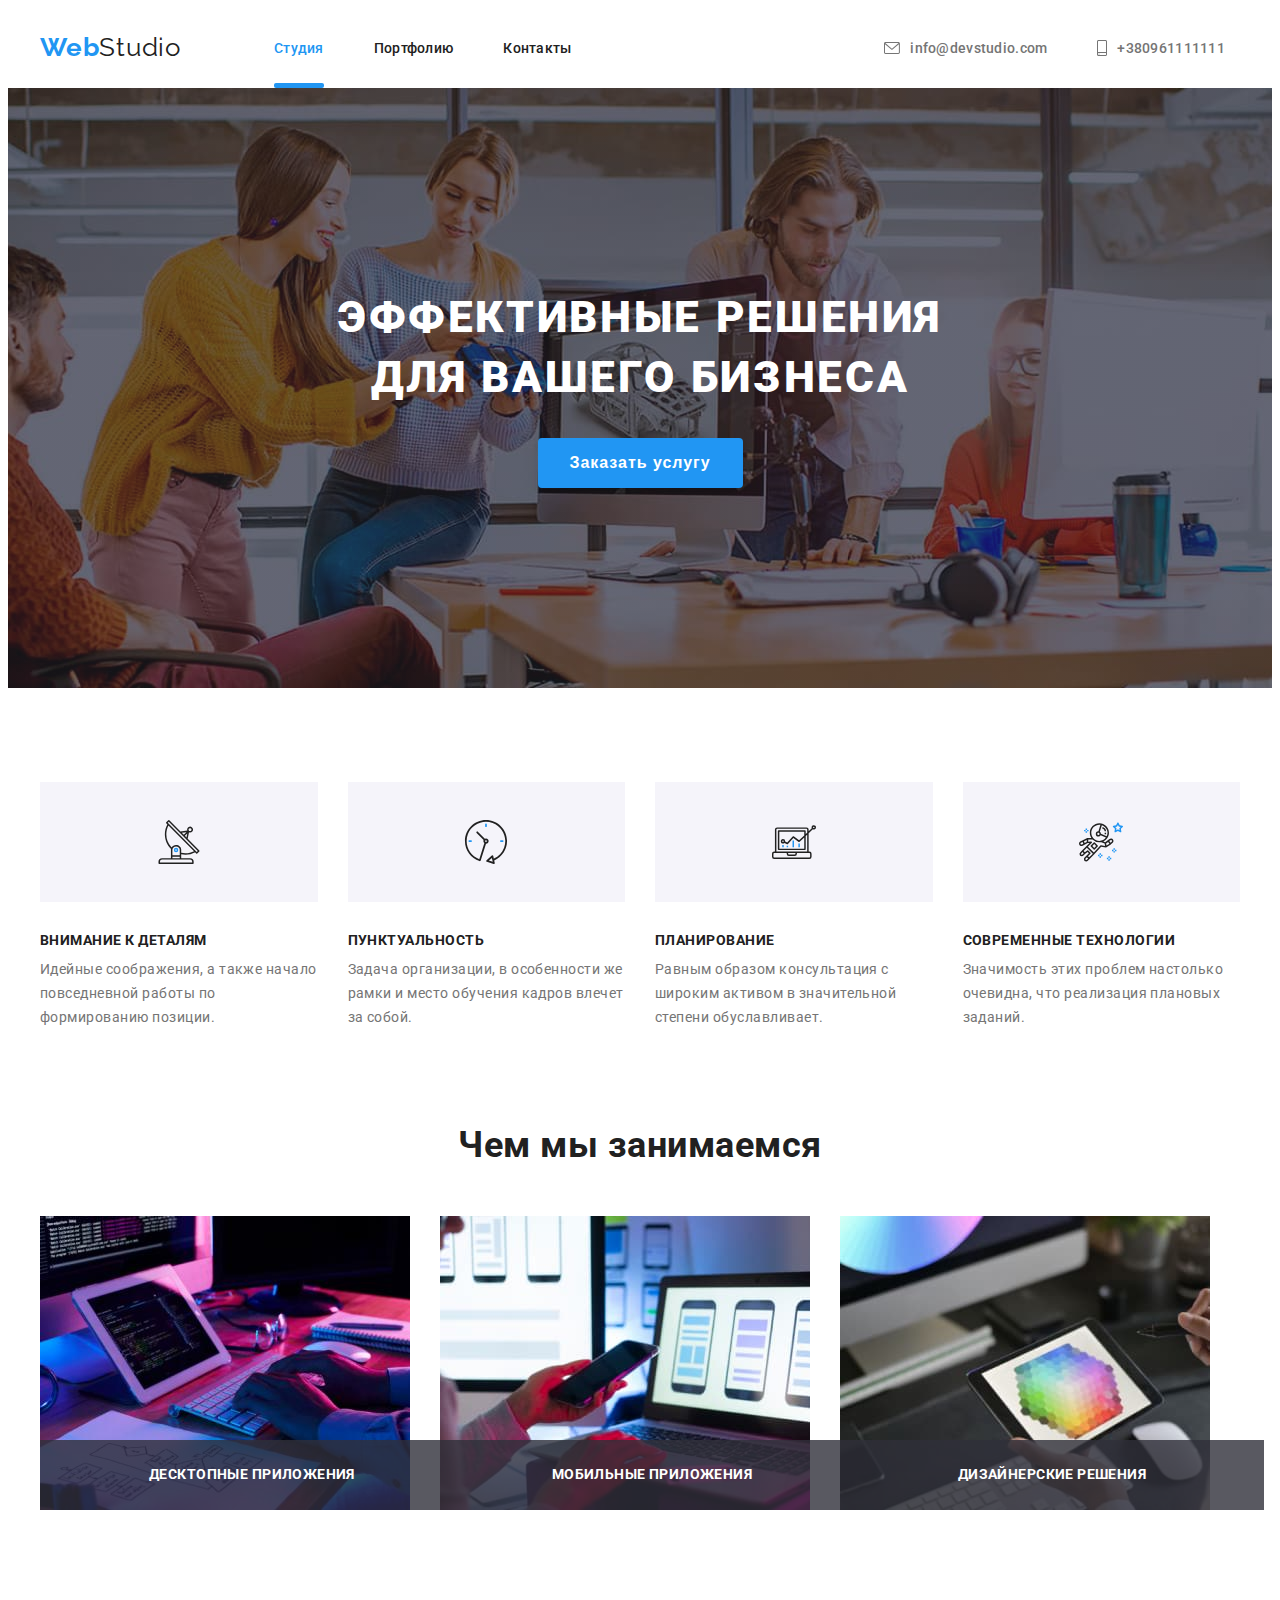
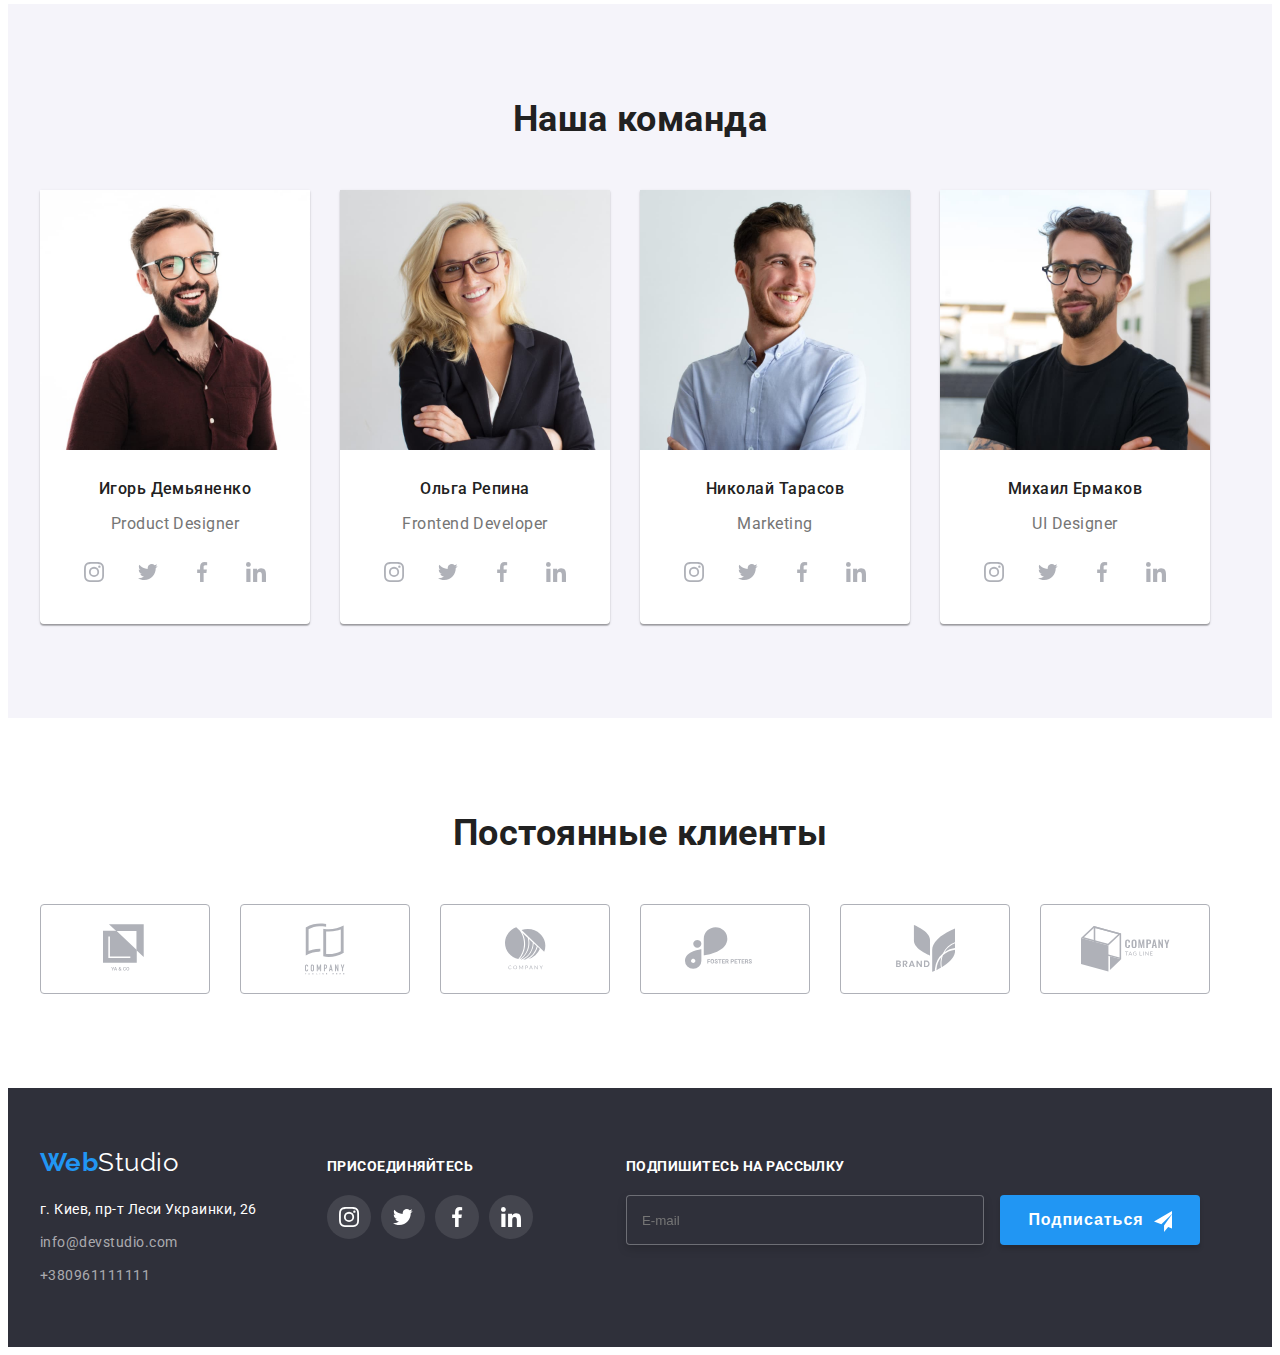
<file: index.html>
<!DOCTYPE html>
<html lang="ru">
  <head>
    <link href="https://fonts.googleapis.com/css2?family=Tangerine&display=swap" rel="stylesheet">
    <meta charset="UTF-8" />
    <meta name="viewport" content="width=device-width, initial-scale=1.0" />
    <title>Студия</title>
    <link rel="preconnect" href="https://fonts.gstatic.com">
    <link href="https://fonts.googleapis.com/css2?family=Raleway:wght@700&family=Roboto:wght@400;500;700;900&display=swap" rel="stylesheet">
    <link rel="stylesheet" href="https://cdnjs.cloudflare.com/ajax/libs/modern-normalize/1.0.0/modern-normalize.min.css" 
    integrity="sha512-ISS7cAi1PEhQ8jnbJpJZMd29NlhNj4AWYyLOSp2CE/CsHxTCu+r+t0D2yoJudVrd0/8fTVPUVDzY5Tvli75u/g==" crossorigin="anonymous" />
    <link rel="stylesheet" href="./css/common.css">
    <link rel="stylesheet" href="./css/main.css">

    
  </head>
  <body>
    <header class="page-header">
        <div class="container">
            <nav class="main-nav">
                <a href="./index.html" lang="en" class="logo"><span class="logo-color">Web</span>Studio</a>
                <ul class="site-nav">
                    <li class="item"><a class="link current" href="./index.html">Студия</a></li>
                    <li class="item"><a class="link" href="./portfolio.html">Портфолию</a></li> 
                    <li class="item"><a class="link" href="">Контакты</a></li>
                </ul>
            </nav>   
        
            <div class="container">            

                <ul class="contacts list">
                    <li class="item">
                        <a class="contacts-link" href="mailto:info@devstudio.com">
                            <svg class="contacts-icon" width="16" height="12">
                                <use href="./images/icons.svg#icon-envelope"></use>
                            </svg>
                            info@devstudio.com</a></li>


                    <li class="item">
                        <a class="contacts-link icon-mobile" href="tel:+380961111111">
                             <svg class="contacts-icon" width="10" height="16">
                                <use href="./images/icons.svg#icon-smartphone"></use>
                            </svg>
                            +380961111111</a></li>
                        
           

                
                    </ul>
            </div>
            </div>
    </header>
       




   


    <main>
    <!--Герой-->
    <section class="hero">
        <h1 class="hero-title">Эффективные решения <br/> для вашего бизнеса</h1>
        <button data-modal-open class="button">Заказать услугу</button>
    </section>

    
    <!--Особенности-->
    <section class="feature">
        <div class="container">
        <h2 class="visually-hidden">Особенности</h2>
        <ul class="feature-items">
            
            
            <li class="item icon-antena">
                <div class="thumb">
                <svg class="nav-icon" width="70" height="70">
                    <use href="./images/icons.svg#icon-antenna-1"></use>
                </svg></div>
                <h3 class="title">Внимание к деталям</h3>
                <p class="title-text">Идейные соображения, а также начало повседневной работы по формированию позиции.</p>
            </li>
        
            <li class="item icon-clock">
                <div class="thumb">
                <svg class="nav-icon" width="70" height="70">
                    <use href="./images/icons.svg#icon-clock-1"></use>
                </svg></div>
                <h3 class="title">Пунктуальность</h3>
                <p class="title-text">Задача организации, в особенности же рамки и место обучения кадров влечет за собой.</p>
            </li>
            <li class="item icon-diagram">
                <div class="thumb">
                <svg class="nav-icon" width="70" height="70">
                    <use href="./images/icons.svg#icon-diagram-1"></use>
                </svg></div>
                <h3 class="title">Планирование</h3>
                <p class="title-text">Равным образом консультация с широким активом в значительной степени обуславливает.</p>
            </li>
            <li class="item icon-astronaut">
                <div class="thumb">
                <svg class="nav-icon" width="70" height="70">
                    <use href="./images/icons.svg#icon-astronaut-1"></use>
                </svg></div>
                <h3 class="title">Современные технологии</h3>
                <p class="title-text">Значимость этих проблем настолько очевидна, что реализация плановых заданий.</p>
            </li>
        </ul>
    </div>
    </section>
    <!--Чем мы занимаемся-->
    <section class="work">
        <h2 class="work-title">Чем мы занимаемся</h2>
      <div class="container">  
        <ul class="work-items list">
         <li class="item">
             <div class="thumb">
          <img src="images/1.jpg" alt="1" width="370">
          <p class="text">Десктопные приложения</p>
        </div>

        </li>
        <li class="item">
            <div class="thumb">
          <img src="images/2.jpg" alt="2" width="370">
          <p class="text">Мобильные приложения</p></div>
        </li>
        <li class="item">
            <div class="thumb">
          <img src="images/3.jpg" alt="3" width="370">
          <p class="text">Дизайнерские решения</p></div>
        </li>
      </ul>
    </div>
    
    </section>
      <!--Наша команда-->
    <section class="comand">
        <h2 class="comand-title">Наша команда</h2>
    <div class="container">
        <ul class="comand-group list">
            <li class="item">
                <img src="images/igor.jpg" alt="Игорь Демьяненко" width="270">
                <h3 class="comand-name">Игорь Демьяненко</h3>
                <p lang="en" class="comand-profesion">Product Designer</p>
                <ul class="nav">
                    <li class="nav-item"> 
                        <a href="" class="nav-link">
                            <svg class="nav-icon" width="20" height="20">
                                <use href="./images/icons.svg#icon-instagram"></use>
                            </svg>
                        </a>
                    </li>
                    <li class="nav-item">
                        <a href="" class="nav-link"><svg class="nav-icon" width="20" height="20">
                            <use href="./images/icons.svg#icon-twitter"></use>
                        </svg></a>
                    </li>
                    <li class="nav-item">
                        <a href="" class="nav-link"><svg class="nav-icon" width="20" height="20">
                            <use href="./images/icons.svg#icon-facebook"></use>
                        </svg></a>
                    </li>
                    <li class="nav-item">
                        <a href="" class="nav-link"><svg class="nav-icon" width="20" height="20">
                            <use href="./images/icons.svg#icon-linkedin"></use>
                        </svg></a>
                    </li>
                </ul>
            </li>
            <li class="item">
                <img src="images/olga.jpg" alt="Ольга Репина" width="270">
                <h3 class="comand-name">Ольга Репина</h3>
                <p lang="en" class="comand-profesion">Frontend Developer</p>
                <ul class="nav">
                    <li class="nav-item"> 
                        <a href="" class="nav-link">
                            <svg class="nav-icon" width="20" height="20">
                                <use href="./images/icons.svg#icon-instagram"></use>
                            </svg>
                        </a>
                    </li>
                    <li class="nav-item">
                        <a href="" class="nav-link"><svg class="nav-icon" width="20" height="20">
                            <use href="./images/icons.svg#icon-twitter"></use>
                        </svg></a>
                    </li>
                    <li class="nav-item">
                        <a href="" class="nav-link"><svg class="nav-icon" width="20" height="20">
                            <use href="./images/icons.svg#icon-facebook"></use>
                        </svg></a>
                    </li>
                    <li class="nav-item">
                        <a href="" class="nav-link"><svg class="nav-icon" width="20" height="20">
                            <use href="./images/icons.svg#icon-linkedin"></use>
                        </svg></a>
                    </li>
                </ul>
              
            </li>
            <li class="item">
                <img src="images/nicolay.jpg" alt="Николай Тарасов" width="270">
                <h3 class="comand-name">Николай Тарасов</h3>
                <p lang="en" class="comand-profesion">Marketing</p>
                <ul class="nav">
                    <li class="nav-item"> 
                        <a href="" class="nav-link">
                            <svg class="nav-icon" width="20" height="20">
                                <use href="./images/icons.svg#icon-instagram"></use>
                            </svg>
                        </a>
                    </li>
                    <li class="nav-item">
                        <a href="" class="nav-link"><svg class="nav-icon" width="20" height="20">
                            <use href="./images/icons.svg#icon-twitter"></use>
                        </svg></a>
                    </li>
                    <li class="nav-item">
                        <a href="" class="nav-link"><svg class="nav-icon" width="20" height="20">
                            <use href="./images/icons.svg#icon-facebook"></use>
                        </svg></a>
                    </li>
                    <li class="nav-item">
                        <a href="" class="nav-link"><svg class="nav-icon" width="20" height="20">
                            <use href="./images/icons.svg#icon-linkedin"></use>
                        </svg></a>
                    </li>
                </ul>
            </li>
            <li class="item">
                <img src="images/michail.jpg" alt="Михаил Ермаков" width="270">
                <h3 class="comand-name">Михаил Ермаков</h3>
                <p lang="en" class="comand-profesion">UI Designer</p>
                <ul class="nav">
                    <li class="nav-item"> 
                        <a href="" class="nav-link">
                            <svg class="nav-icon" width="20" height="20">
                                <use href="./images/icons.svg#icon-instagram"></use>
                            </svg>
                        </a>
                    </li>
                    <li class="nav-item">
                        <a href="" class="nav-link"><svg class="nav-icon" width="20" height="20">
                            <use href="./images/icons.svg#icon-twitter"></use>
                        </svg></a>
                    </li>
                    <li class="nav-item">
                        <a href="" class="nav-link"><svg class="nav-icon" width="20" height="20">
                            <use href="./images/icons.svg#icon-facebook"></use>
                        </svg></a>
                    </li>
                    <li class="nav-item">
                        <a href="" class="nav-link"><svg class="nav-icon" width="20" height="20">
                            <use href="./images/icons.svg#icon-linkedin"></use>
                        </svg></a>
                    </li>
                </ul>
            </li>
        </ul>
    </div>
  
   </section>

   <!--Наши клиенты-->
   <section class="clients">
       <h2 class="clients-title">Постоянные клиенты</h2>
       <div class="container">
           <ul class="clients-group list">
               <li class="item">
                  
                <a href="" class="clients-link">
                    <svg class="clients-icon" width="45" height="50">
                        <use href="./images/icons.svg#icon-logo-1"></use>
                    </svg>
                </a>
            
               </li>
               <li class="item">
                <a href="" class="clients-link" >
                    <svg class="clients-icon" width="40" height="52" >
                        <use href="./images/icons.svg#icon-logo-2"></use>
                    </svg>
                </a>
               </li>
               <li class="item" >
                <a href="" class="clients-link">
                    <svg class="clients-icon" width="41" height="43" >
                        <use href="./images/icons.svg#icon-logo-3"></use>
                    </svg>
                </a>

               </li>
               <li class="item" >
                <a href="" class="clients-link">
                    <svg class="clients-icon" width="80" height="43">
                        <use href="./images/icons.svg#icon-logo-4"></use>
                    </svg>
                </a>
               </li>
               <li class="item" >
                <a href="" class="clients-link">
                    <svg class="clients-icon" width="59" height="47">
                        <use href="./images/icons.svg#icon-logo-5"></use>
                    </svg>
                </a>
               </li>
               <li class="item" >
                <a href="" class="clients-link">
                    <svg class="clients-icon" width="89" height="46">
                        <use href="./images/icons.svg#icon-logo-6"></use>
                    </svg>
                </a>
               </li>
           </ul>

       </div>


   </section>

    </main>
<footer class="footer">
        <!--Адрес-->
       <div class="container main">
        <div class="footer-address">

        <a href="" lang="en" class="logo-footer"><span class="logo-color">Web</span>Studio</a>
        
        
        <address class="address-title">
            <p class="address-p">г. Киев, пр-т Леси Украинки, 26 </p>
        </address>
        
        <address>
            <ul class="main-address">
                <li class="item"><a class="address-link" href="mailto:info@devstudio.com">info@devstudio.com</a></li>
                <li class="item"><a class="address-link" href="tel:+380961111111">+380961111111</a></li>
             </ul>   
            </address>
        </div>   
       

      <div class="footer-nav">
          <h2 class="title">Присоединяйтесь</h2>
          <ul class="nav-footer">
            <li class="nav-item"> 
                <a href="" class="nav-link-footer">
                    <svg class="nav-icon" width="20" height="20">
                        <use href="./images/icons.svg#icon-instagram"></use>
                    </svg>
                </a>
            </li>
            <li class="nav-item">
                <a href="" class="nav-link-footer"><svg class="nav-icon" width="20" height="20">
                    <use href="./images/icons.svg#icon-twitter"></use>
                </svg></a>
            </li>
            <li class="nav-item">
                <a href="" class="nav-link-footer"><svg class="nav-icon" width="20" height="20">
                    <use href="./images/icons.svg#icon-facebook"></use>
                </svg></a>
            </li>
            <li class="nav-item">
                <a href="" class="nav-link-footer"><svg class="nav-icon" width="20" height="20">
                    <use href="./images/icons.svg#icon-linkedin"></use>
                </svg></a>
            </li>
        </ul>

        
        
        
    </div>
    <div class="subscribe">
       <h2 class="title">Подпишитесь на рассылку</h2>
       <label for="subscribe" class="subscribe-label">
           <input type="text" class="subscribe-input" name="text" id="subscribe" placeholder="E-mail">
        </label>
        <button type="submit" class="subscribe-button">Подписаться</button>
    </div>
</div> 
</footer>




<div class="backdrop is-hidden" data-modal>
    <div class="modal">
        <form class="modal-form">
            <h2 class="text">
                Оставьте свои данные, мы вам перезвоним
            </h2>
    
            
                <label class="form-field">
                <input type="text" name="name" class="form-input" placeholder=" " />
                <span class="form-label">Имя</span>
                    <svg class="svg-icon" width="12" height="12">
                        <use href="./images/icons.svg#icon-Vector-user"></use>
                    </svg>
              </label>
            


            <div class="form-field">
                <input type="tel" name="tel" id="tel" class="form-input" placeholder=" " >
                <label for="tel" class="form-label"> Телефон</label>
                <svg class="svg-icon" width="13" height="12">
                    <use href="./images/icons.svg#icon-Vector-tel"></use>
                </svg>
            </div>


            <div class="form-field">
                <input type="email" name="email" id="email" class="form-input" placeholder=" ">
                <label for="email" class="form-label">Почта</label>
                <svg class="svg-icon" width="15" height="12">
                    <use href="./images/icons.svg#icon-Vector-mail"></use>
                </svg>
            </div>


            <div class="form-field">
                <label for="comment" class="form-label">Коментарий</label>
                <textarea name="comment" id="comment"  rows="5" placeholder="Введите текст"></textarea>
            </div>

            
                <label class="checkbox-label">               
                    <input type="checkbox" name="checkbox" class="checkbox" value="agreement" />
                    <span class="icon-check"></span>
                    Соглашаюсь с рассылкой и принимаю <a href="" class="conditions">Условия договора</a>
                    
                </label>
            
            
            <button type="submit" class="button-send">Отправить</button>
            
            
            
      
        </form>
        
        

        
        <button data-modal-close class="modal-icon">
            <svg class="icon" width="18" height="18">
            <use href="./images/icons.svg#icon-Vector"></use>
        </svg> </button></div>
    </div>


 <script src="./modal.js"></script>

  </body>
</html>
</file>
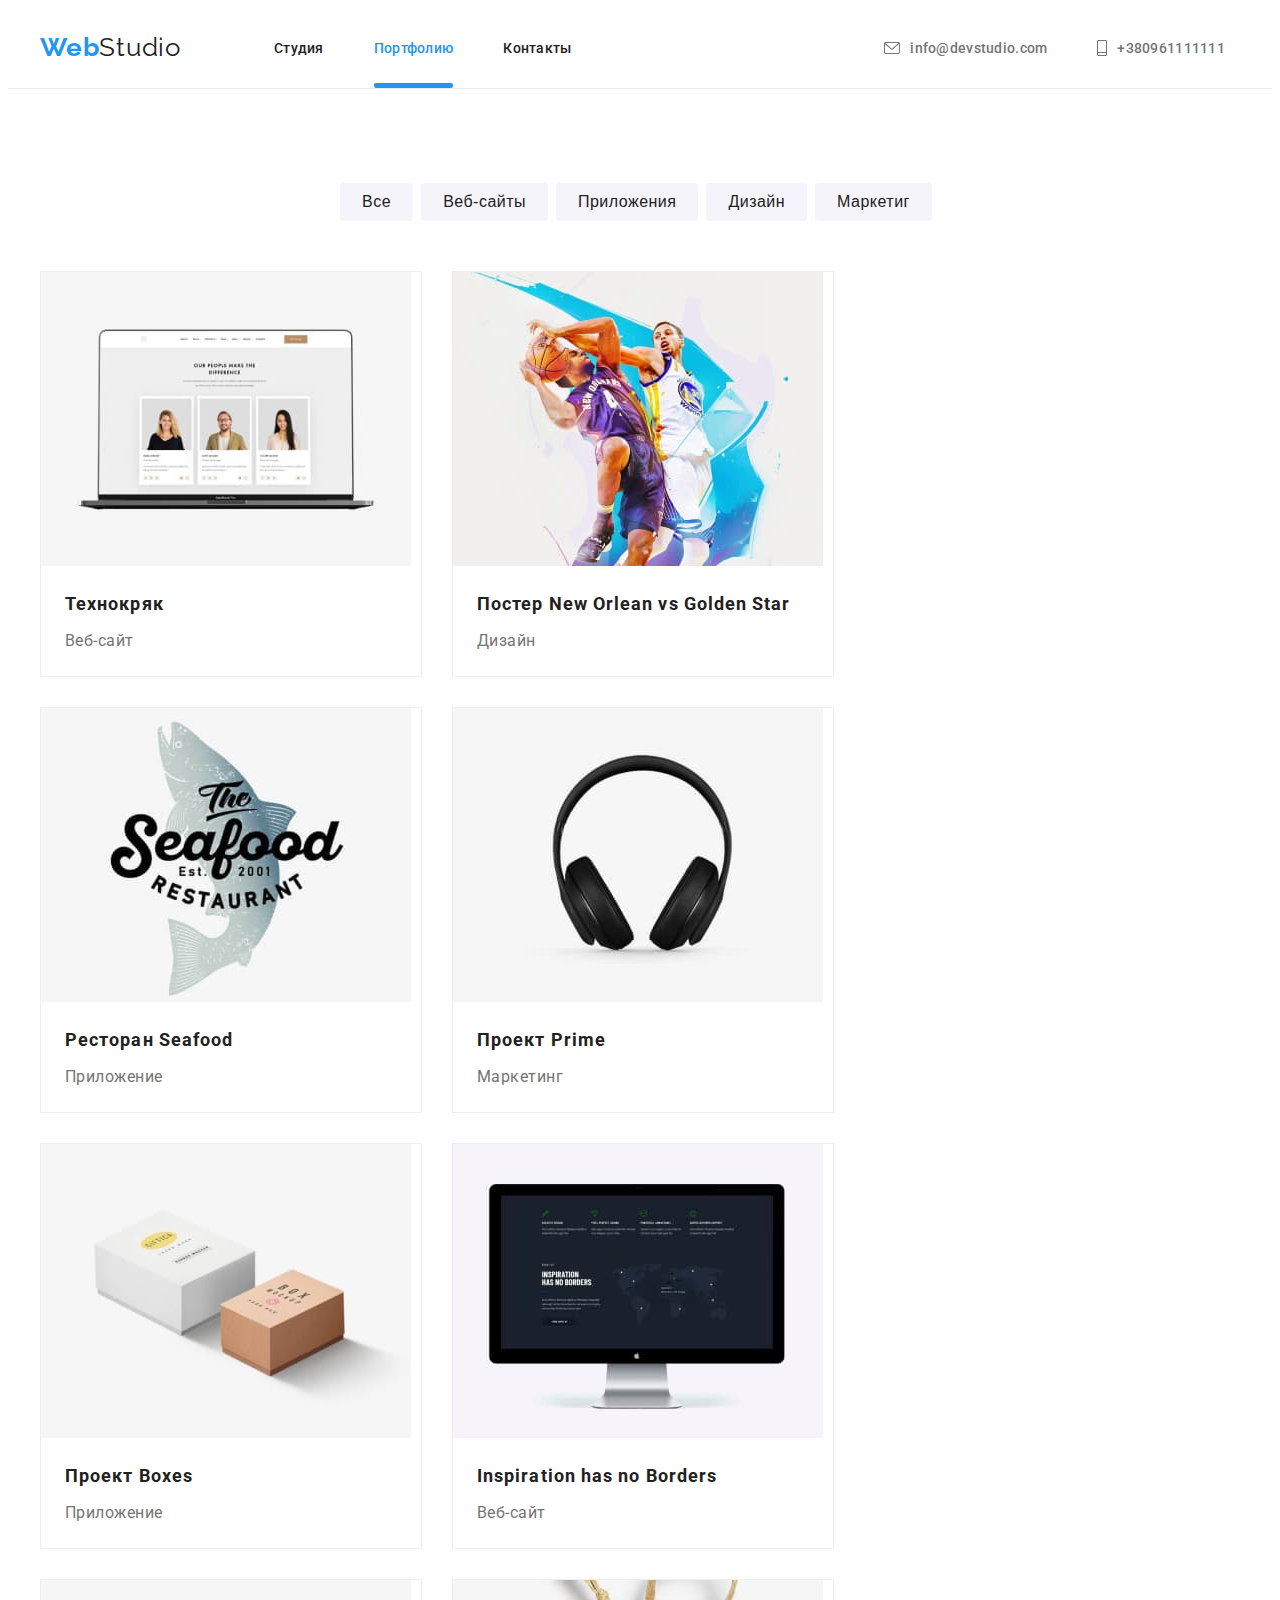
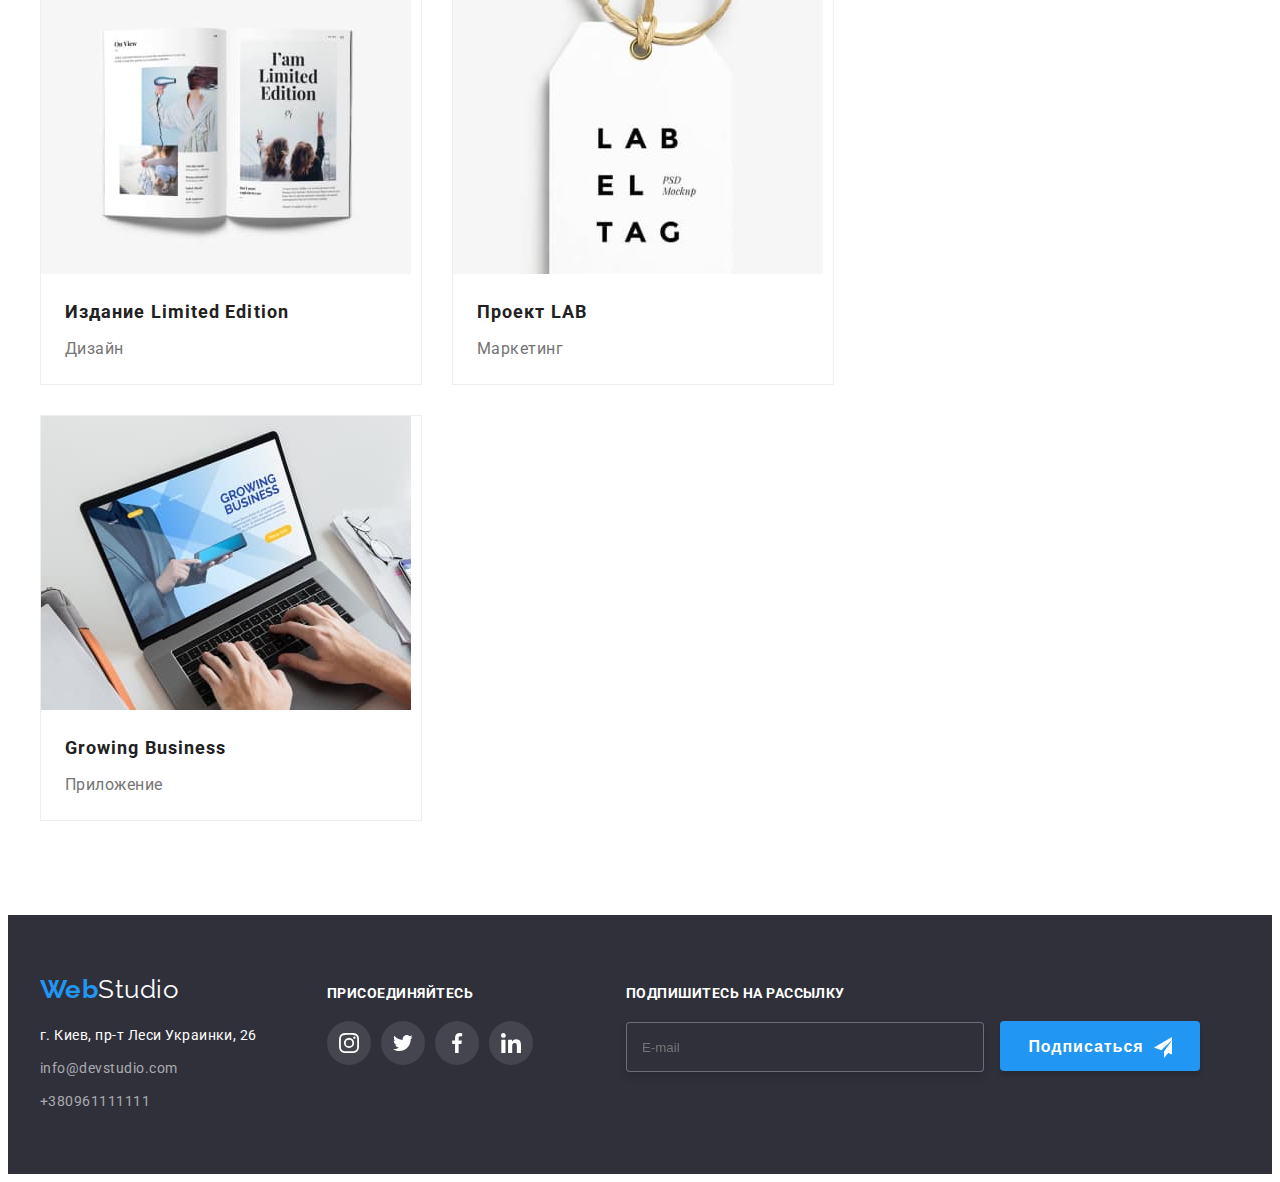
<file: portfolio.html>
<!DOCTYPE html>
<html lang="ru">
  <head>
    <link href="https://fonts.googleapis.com/css2?family=Tangerine&display=swap" rel="stylesheet">
    <meta charset="UTF-8" />
    <meta name="viewport" content="width=device-width, initial-scale=1.0" />
    <title>Портфолио</title>
    <link rel="preconnect" href="https://fonts.gstatic.com">
    <link href="https://fonts.googleapis.com/css2?family=Raleway:wght@700&family=Roboto:wght@400;500;700;900&display=swap" rel="stylesheet">
    <link rel="stylesheet" href="https://cdnjs.cloudflare.com/ajax/libs/modern-normalize/1.0.0/modern-normalize.min.css" 
    integrity="sha512-ISS7cAi1PEhQ8jnbJpJZMd29NlhNj4AWYyLOSp2CE/CsHxTCu+r+t0D2yoJudVrd0/8fTVPUVDzY5Tvli75u/g==" crossorigin="anonymous" />
    <link rel="stylesheet" href="./css/common.css"/>
    <link rel="stylesheet" href="./css/portfolio.css">
  </head>
 





  <body>
    <header class="page-header"> 
        <div class="container">
        <nav class="main-nav">
            <a href="./index.html" lang="en" class="logo"><span class="logo-color">Web</span>Studio</a>
            <ul class="site-nav">
                <li class="item"><a class="link" href="./index.html">Студия</a></li>
                <li class="item"><a class="link current" href="./portfolio.html">Портфолию</a></li> 
                <li class="item"><a class="link" href="">Контакты</a></li>
            </ul>
        </nav>    
        <div class="container">
            <ul class="contacts list">
                <li class="item">
                    <a class="contacts-link" href="mailto:info@devstudio.com">
                        <svg class="contacts-icon" width="16" height="12">
                            <use href="./images/icons.svg#icon-envelope"></use>
                        </svg>
                        info@devstudio.com</a></li>


                <li class="item">
                    <a class="contacts-link" href="tel:+380961111111">
                         <svg class="contacts-icon" width="10" height="16">
                            <use href="./images/icons.svg#icon-smartphone"></use>
                        </svg>
                        +380961111111</a></li>
                    
       

            
                </ul>
        </div>
        </div>
    </header>
   
    <main>

    <!--Портфолио-->
    <section class="general-portfolio">
        <h1 class="visually-hidden">Портфолио</h1>
        <ul class="button-items">
            <li><button type="button" class="button primary">Все</button></li>
            <li><button type="button" class="button primary">Веб-сайты</button></li>
            <li><button type="button" class="button primary">Приложения</button></li>
            <li><button type="button" class="button primary">Дизайн</button></li>
            <li><button type="button" class="button primary">Маркетиг</button></li>
        </ul>


    <div class="container">
        <ul class="portfolio">
            <li class="item"> 
                <div class="card-thumb">
                    <div class="thumb">
                    <a href="" class="link"> </a>
                    <img src="./images/technokryak.jpg" alt="Технокряк" width="370">  
                  
                    <p class="card-text">Технокряк это современная площадка распространения коронавируса. Компании используют эту платформу для цифрового шпионажа и атак на защищённые сервера конкурентов.</p>
            </div>
            <div class="card-content">
            <h2 class="title">Технокряк</h2>
                    <p class="text">Веб-сайт</p>
                </div>
            </div>
                </li> 
                  
           
            <li class="item">
               
                    <div class="card-thumb">
                        <div class="thumb">
                        <a href="" class="link"> </a>
                <img src="./images/neworleans.jpg" alt="Постер New Orlean vs Golden Star" width="370">
                <p class="card-text">Технокряк это современная площадка распространения коронавируса. Компании используют эту платформу для цифрового шпионажа и атак на защищённые сервера конкурентов.</p>
            </div>
                     <div class="card-content">
                      <h2 class="title">Постер New Orlean vs Golden Star</h2>
                      <p class="text">Дизайн</p>
                      </div>
                    </div> 
            </li>
            <li class="item">
                
                    <div class="card-thumb">
                        <div class="thumb">
                        <a href="" class="link"> </a>
                <img src="./images/restoran.jpg" alt="Ресторан Seafood" width="370">
                <p class="card-text">Технокряк это современная площадка распространения коронавируса. Компании используют эту платформу для цифрового шпионажа и атак на защищённые сервера конкурентов.</p>
            </div>
                 <div class="card-content">
                <h2 class="title">Ресторан Seafood</h2>
                <p class="text">Приложение</p>
                </div>
            </div> 
        </li>
                
               
            <li class="item">
               
                    <div class="card-thumb">
                        <div class="thumb">
                        <a href="" class="link"> </a>
                <img src="./images/prime.jpg" alt="Проект Prime" width="370">
                <p class="card-text">Технокряк это современная площадка распространения коронавируса. Компании используют эту платформу для цифрового шпионажа и атак на защищённые сервера конкурентов.</p>
            </div>
                 <div class="card-content">
                <h2 class="title">Проект Prime</h2>
                <p class="text">Маркетинг</p>
                </div>
             </div> 
           
        </li>
                 
               
            <li class="item">
                
                    <div class="card-thumb">
                        <div class="thumb">
                        <a href="" class="link"> </a>
                <img src="./images/boxex.jpg" alt="Проект Boxes" width="370">
                <p class="card-text">Технокряк это современная площадка распространения коронавируса. Компании используют эту платформу для цифрового шпионажа и атак на защищённые сервера конкурентов.</p>
            </div>
                 <div class="card-content">
                <h2 class="title">Проект Boxes</h2>
                <p class="text">Приложение</p>
                </div>

           </div> 
        </li>
                 
                
            <li class="item">
                
                    <div class="card-thumb">
                        <div class="thumb">
                        <a href="" class="link"> </a>
                <img src="./images/noborders.jpg" alt="Inspiration has no Borders" width="370">
                
                <p class="card-text">Технокряк это современная площадка распространения коронавируса. Компании используют эту платформу для цифрового шпионажа и атак на защищённые сервера конкурентов.</p>
            </div>


                 <div class="card-content">
                <h2 class="title">Inspiration has no Borders</h2>
                <p class="text">Веб-сайт</p>
                </div>
           </div> 
        </li>
                

            <li class="item">
                
                    <div class="card-thumb">
                        <div class="thumb">
                        <a href="" class="link"> </a>
                <img src="./images/limitededition.jpg" alt="Издание Limited Edition" width="370">
                <p class="card-text">Технокряк это современная площадка распространения коронавируса. Компании используют эту платформу для цифрового шпионажа и атак на защищённые сервера конкурентов.</p>
            </div>
                <div class="card-content">
                <h2 class="title">Издание Limited Edition</h2>
                <p class="text">Дизайн</p>
                </div>

           </div>
        </li>
                

            <li class="item">
              
                    <div class="card-thumb">
                        <div class="thumb">
                        <a href="" class="link"> </a>
                <img src="./images/lab.jpg" alt="Проект LAB" width="370">
                <p class="card-text">Технокряк это современная площадка распространения коронавируса. Компании используют эту платформу для цифрового шпионажа и атак на защищённые сервера конкурентов.</p>
            </div>
                
                    <div class="card-content">
                        <h2 class="title">Проект LAB</h2>
                <p class="text">Маркетинг</p>
                </div>

          </div>
        </li>
             
                
            <li class="item">
           
                    <div class="card-thumb">
                        <div class="thumb">
                        <a href="" class="link"> </a>
                <img src="./images/growingbussines.jpg" alt="Growing Business"  width="370">
                <p class="card-text">Технокряк это современная площадка распространения коронавируса. Компании используют эту платформу для цифрового шпионажа и атак на защищённые сервера конкурентов.</p>
            </div>
                <div class="card-content">
                     <h2 class="title">Growing Business</h2>
                     <p class="text">Приложение</p>
                </div>
         </div>
            </li>
                
                
        </ul>
    </div>
    </section>

    </main>

   <footer class="footer">
        <!--Адрес-->
        <div class="container main">
            <div class="footer-address">
    
            <a href="" lang="en" class="logo-footer"><span class="logo-color">Web</span>Studio</a>
            
            
            <address class="address-title">
                <p class="address-p">г. Киев, пр-т Леси Украинки, 26 </p>
            </address>
            
            <address >
                <ul class="main-address">
                    <li class="item"><a class="address-link" href="mailto:info@devstudio.com">info@devstudio.com</a></li>
                    <li class="item"><a class="address-link" href="tel:+380961111111">+380961111111</a></li>
                 </ul>   
                </address>
            </div>   
           
    
          <div class="footer-nav">
              <h2 class="title">Присоединяйтесь</h2>
              <ul class="nav-footer">
                <li class="nav-item"> 
                    <a href="" class="nav-link-footer">
                        <svg class="nav-icon" width="20" height="20">
                            <use href="./images/icons.svg#icon-instagram"></use>
                        </svg>
                    </a>
                </li>
                <li class="nav-item">
                    <a href="" class="nav-link-footer"><svg class="nav-icon" width="20" height="20">
                        <use href="./images/icons.svg#icon-twitter"></use>
                    </svg></a>
                </li>
                <li class="nav-item">
                    <a href="" class="nav-link-footer"><svg class="nav-icon" width="20" height="20">
                        <use href="./images/icons.svg#icon-facebook"></use>
                    </svg></a>
                </li>
                <li class="nav-item">
                    <a href="" class="nav-link-footer"><svg class="nav-icon" width="20" height="20">
                        <use href="./images/icons.svg#icon-linkedin"></use>
                    </svg></a>
                </li>
            </ul>
    
    
    
          </div>
          <div class="subscribe">
            <h2 class="title">Подпишитесь на рассылку</h2>
            <label class="subscribe-label">
                <input type="text" class="subscribe-input" name="text" placeholder="E-mail">
            </label>
            <button class="subscribe-button">Подписаться</button>
         </div>
     </div> 
        
     
</footer>
    </body>
</html>
</file>
<file: css/common.css>
:root {
    --primary-text-color: #212121;
    --title-text-color: #757575;
    --accent-color: #2196F3;
    --primary-bg-color: #ffffff; 
    --bgc-main: #2F303A;
    --bgc-accent: #F5F4FA;
    --icon-color: #AFB1B8; 
    --timing-fn: cubic-bezier(0.4, 0, 0.2, 1)
}


body {
    background-color: #ffffff;
    color: #212121;
    text-decoration: none;
    font-family: 'Roboto', sans-serif;
    letter-spacing: 0.03em;
}

ul {
    list-style: none;
}

a {
    text-decoration: none;
}

img {
    display: block;
    max-width: 100%;
    height: auto;
}

.visually-hidden {
    position: absolute;
    width: 1px;
    height: 1px;
    margin: -1px;
    border: 0;
    padding: 0;
    white-space: nowrap;
    clip-path: inset(100%);
    clip: rect(0 0 0 0);
    overflow: hidden;
}

/* logo */

.logo {
    display: block;
    font-family: 'Raleway', sans-serif;
    font-weight: 400;
    font-size: 26px;
    line-height: 1.15;
    color: var(--primary-text-color);
    letter-spacing: 0.03em;
}

.logo-color{
    font-family: 'Raleway', sans-serif;
    font-weight: 700;
    font-size: 26px;
    line-height: 1.15;
    color: var(--accent-color);
}

.logo:hover,
.logo:focus {
    color: var(--primary-text-color); 
}

/* Утилиты */

.list {
    padding: 0;
    margin: 0;
    list-style: none;
}

.main-nav {
    display: flex;
    align-items: center;
}

.container {
    display: flex;
    align-items: center;

    margin-left: auto;
    margin-right: auto;
    width: 1200px;
    padding-left: 15px;
    padding-right: 15px;
    
    /* outline: 1px solid red; */
}

/* Site nav */

.page-header {
    background-color: var(--primary-bg-color);
     
    /* width: 1200px; */
    /* background-color: blanchedalmond; */
}

.site-nav {
    margin: 0;
    padding: 0;
    display: flex;
    margin-left: 93px;
}

.site-nav .item + .item {
    margin-left: 50px;
}

/* .site-nav .item:not(:last-child) {
    margin-right: 50px;
} */

.site-nav .link {
    position: relative;
    display: block;
    padding-top: 32px;
    padding-bottom: 32px;

    color: var(--primary-text-color);
    font-style: normal;
    font-weight: 500;
    font-size: 14px;
    line-height: 1.15;    
    letter-spacing: 0.02em;

    transition: color 250ms var(--timing-fn);
    
}

.site-nav .link:hover,
.site-nav .link:focus {
    color: var(--accent-color);
}

.site-nav .link.current {
    color: var(--accent-color);
    
}

.site-nav .link.current::after {
    position: absolute;
    left: 0;
    bottom: 0;

    content: "";
    display: block;
    width: 100%;
    height: 5px;
    background-color: var(--accent-color);
    border-radius: 2px;
}


.contacts {
    display: flex;
    align-items: center;
    margin-left: auto;
}

.contacts .item + .item {
    margin-left: 50px;
}

.contacts-link:hover,
.contacts-link:focus {
    fill: var(--accent-color);
    
}

.contacts-link {
    display: flex;
    color: var(--title-text-color);
    font-weight: 500;
    font-size: 14px;
    line-height: 1.15;
    letter-spacing: 0.02em;

    
    transition: color 250ms var(--timing-fn);
    
}

.contacts .contacts-link:hover,
.contacts .contacts-link:focus {
    color: var(--accent-color);
    
}


.contacts-icon {
    display: flex;
    justify-content: center;
    align-self: center;
    margin-right: 10px;
    fill: currentColor;
}

/*footer*/

.footer {
    padding-top: 60px;
    padding-bottom: 60px;
    background-color: var(--bgc-main);
}

.logo-footer {
    font-family: 'Raleway', sans-serif;
    font-weight: 400;
    font-size: 26px;
    line-height: 1.15;
    color: var(--primary-bg-color);
}

.logo-color{
    font-family: 'Raleway', sans-serif;
    font-weight: 700;
    font-size: 26px;
    line-height: 1.15;
    color: var(--accent-color);
}

.main-address {
    margin: 0;
    padding: 0;
}

.address-p {
    margin: 0;
    padding: 0;
}

.address-title {
    margin: 0;
    padding: 0;
    color: var(--primary-bg-color);
    font-style: normal;
    font-weight: normal;
    font-size: 14px;
    line-height: 1.71;
    padding-bottom: 9px;
    padding-top: 20px;
}

.main-address .address-link {
    color: rgba(255 ,255 ,255 ,0.6 );
    font-style: normal;
    font-weight: normal;
    font-size: 14px;
    line-height: 1.71;
}


.container.main {
    display: flex; 
}

.footer-address{
    display: block;
    align-self: baseline;
}

.main-address .item:not(:last-child){
    padding-bottom: 9px;
}

/*Присоединяйтесь*/

.footer-nav .title {
    margin: 0;
    padding: 0;
    text-transform: uppercase;
    color: var(--primary-bg-color);
    font-style: normal;
    font-weight: bold;
    font-size: 14px;
    line-height: 1.14;
    margin-bottom: 20px;

}

.footer-nav {
    display: block;
    margin-left: 70px;

    align-self: baseline;
    
}

.nav-footer {
    display: flex;
    margin: 0;
    padding: 0;
    justify-content: center;
    align-items: center;
    margin-bottom: 30px;
}

.nav-link-footer {
    display: flex;
    justify-content: center;
    align-items: center;
    width: 44px;
    height: 44px;
    color: var(--primary-bg-color); 
    background-color: rgba(255, 255, 255, 0.1);
    border-radius: 50%;

    transition: color 250ms var(--timing-fn), background-color 250ms var(--timing-fn);

}

.nav-link-footer:hover,
.nav-link-footer:focus {
    background-color: var(--accent-color);
    color: var(--primary-bg-color);
    
} 

.nav-icon{
    fill: var(--primary-bg-color);
    height: 44px;
} 

.nav-footer .nav-item:not(:last-child) {
    margin-right: 10px;
}



/* Subscribe */

.subscribe {
    display: block;
    justify-content: center;
    align-self: baseline;
    margin-left: 93px;

}


.subscribe .title {
    margin: 0;
    padding: 0;
    text-transform: uppercase;
    color: var(--primary-bg-color);
    font-style: normal;
    font-weight: bold;
    font-size: 14px;
    line-height: 1.14;
    margin-bottom: 20px;
}

.subscribe-input {
    color: var(--primary-bg-color);
    padding: 15px;
    width: 358px;
    height: 50px;
    background: var(--bgc-main);
    border: 1px solid rgba(255, 255, 255, 0.3);
    box-sizing: border-box;
    filter: drop-shadow(0px 4px 4px rgba(0, 0, 0, 0.15));
    border-radius: 4px;
    margin-right: 12px;
}

.subscribe .subscribe-button  {
    display: inline-flex;
    align-items: center;
   
    width: 200px;
    height: 50px;
    padding: 10px 28px;

    color: var(--primary-bg-color);
    background-color: var(--accent-color);
    font-weight: bold;
    font-size: 16px;
    line-height: 1.87;
    letter-spacing: 0.06em;
    border: none;

    box-shadow: 0px 4px 4px rgba(0, 0, 0, 0.15);
    border-radius: 4px;
}



.subscribe .subscribe-button::after {
    content: "";
    display: inline-block;
    width: 24px;
    height: 24px;
    margin-left: 10px;

    background-image: url(../images/icon-send.svg);
}
</file>
<file: css/main.css>
/* hero*/

.hero {
    text-align: center;
    justify-content: center;
    max-width: 1600px;
    min-height: 600px;
    margin-left: auto;
    margin-right: auto;
    background-repeat: no-repeat;
    background-size: cover;
    background-color: var(--bgc-main);
    background-position: center;

    background-image: linear-gradient(
        to right, 
        rgba(47, 48, 58, 0.4),
        rgba(47, 48, 58, 0.4)
    ), url(../images/hero.jpg);
    
}

.hero-title {
    margin-top: 0;
    text-transform: uppercase;
    font-weight: 900;
    font-size: 44px;
    line-height: 1.36;
    color: var(--primary-bg-color);
    letter-spacing: 0.06em;
    margin-bottom: 30px;
    padding-top: 200px;
}

/* button*/


.button {
    display: inline-block;
    align-items: center;
    text-align: center;
    padding: 10px 32px;
  

    color: var(--primary-bg-color);
    background-color: var(--accent-color);
    font-weight: bold;
    font-size: 16px;
    line-height: 1.87;
    letter-spacing: 0.06em;
    border: none;
    border-radius: 4px;
    box-shadow: 0px 4px 4px rgba(0, 0, 0, 0.15)
}

/* features */

.feature {
    padding-bottom: 94px;
    padding-top: 94px;

}

.feature-items {
    margin: 0;
    padding: 0;
    display: flex;
    flex-wrap: wrap;
    margin-left: -30px;
    

}

.feature-items .item {
    margin-left: 30px;
    flex-basis: calc(100% / 4 - 30px );
}

.feature-items .thumb {
    display: flex;
    justify-content: center;
    align-items: center;
    background-color: var(--bgc-accent);
    height: 120px;
    margin-bottom: 30px;
}

.thumb .nav-icon {
    display: flex;

}

/* .item:nth-child(1)::before {
    background-image: url(../images/antenna\ 1.svg);
 }

 .item:nth-child(2)::before {
    background-image: url(../images/clock\ 1.svg);
 }

 .item:nth-child(3)::before {
    background-image: url(../images/diagram\ 1.svg);
 }

 .item:nth-child(4)::before {
    background-image: url(../images/astronaut\ 1.svg);
 } */

/* 
.feature-items .item + .item {
    margin-left: 30px;
} */

.feature .title {
    margin-top: 0;
    margin-bottom: 10px;
    color: var(--primary-text-color);
    font-weight: bold;
    font-size: 14px;
    line-height: 1.15;
    text-transform: uppercase;
}

.feature .title-text{
    margin-top: 0;
    margin-bottom: 0;
    color: var(--title-text-color);
    font-weight: normal;
    font-size: 14px;
    line-height: 1.71;
}

/* section */
.work {
    padding-bottom: 94px;
     
}

.work-title {
    margin-top: 0;
    margin-bottom: 50px;
    color: var(--primary-text-color);
    font-weight: bold;
    font-size: 36px;
    line-height: 1.17;
    text-align: center;
    
    /* background-color: cadetblue; */
}

.work-items {
    display: flex;
    margin-left: -30px;
}

.work-items  .item {  
    position: relative;
    margin-left: 30px;
    flex-basis: calc(100% / 3 - 30px );
}

.item .thumb {
    position: relative;
}

.thumb .text {
    position: absolute;
    bottom: 0;
    left: 0;
    
    width: 100%;
    padding: 27px;
    margin: 0;

    font-style: normal;
    font-size: 14px;
    line-height: 1.14;
    font-weight: bold;
    text-align: center;
    letter-spacing: 0.03em;
    
    text-transform: uppercase;
    color: var(--primary-bg-color);
    background-color: rgba(47, 48, 58, 0.8);
    

}

/* comand */

.comand {
    background-color: var(--bgc-accent);
    padding-top: 94px;
    padding-bottom: 94px;
}

.comand-title {
    
    margin-top: 0;
    margin-bottom: 50px;
    color: var(--primary-text-color);
    font-weight: bold;
    font-size: 36px;
    line-height: 1.17;
    text-align: center;
}

.comand-name {
    margin: 0;
    text-align: center;
    color: var(--primary-text-color);
    font-weight: 500;
    font-size: 16px;
    line-height: 1.17;
    margin-top: 30px;
    margin-bottom: 10px;
}

.comand-profesion {
    text-align: center;
    color: var(--title-text-color);
    font-weight: normal;
    font-size: 16px;
    line-height: 1.17;
}

.comand-group {
    display: flex;
    margin-left: -30px;   
}

/* .comand-group > .item:not(:last-child) {
     margin-right: 30px;
} */

.comand-group > .item {
    background-color: var(--primary-bg-color);
    margin-left: 30px;
    flex-basis: calc(100% / 4 - 30px );
    border-radius: 0px 0px 4px 4px;   
    box-shadow: 0px 1px 3px rgba(0, 0, 0, 0.12), 0px 1px 1px rgba(0, 0, 0, 0.14), 0px 2px 1px rgba(0, 0, 0, 0.2);

}

.nav {
    display: flex;
    margin: 0;
    padding: 0;
    justify-content: center;
    align-items: center;
    margin-bottom: 30px;
  
}

.nav-link {
    display: flex;
    justify-content: center;
    align-items: center;
    width: 44px;
    height: 44px;
    color: var(--icon-color);

    transition: background-color 250ms var(--timing-fn), color 250ms var(--timing-fn), border-radius 250ms var(--timing-fn);

}

.nav-link:hover,
.nav-link:focus {
    background-color: var(--accent-color);
    color: var(--primary-bg-color);
    border-radius: 50%;
} 

.nav-icon{
    fill: currentColor;
    height: 44px;
} 

.nav .nav-item:not(:last-child) {
    margin-right: 10px;
}

/* clients */

.clients {
    padding-top: 94px;
    padding-bottom: 94px;
 
}

.clients-title {
    margin-top: 0;
    margin-bottom: 50px;
    color: var(--primary-text-color);
    font-weight: bold;
    font-size: 36px;
    line-height: 1.17;
    text-align: center;

}

.clients-group {
    margin: 0;
    padding: 0;
    display: flex;
    margin-left: -30px;
}

.clients-group > .item {
    margin-left: 30px;
    flex-basis: calc(100% / 6 - 30px );
    
}

.clients-link{
    display: flex;
    align-items: center;
    justify-content: center;
    width: 170px;
    height: 90px;
    border: 1px solid var(--icon-color);
    box-sizing: border-box;
    border-radius: 4px;
    color: var(--icon-color);

    transition: color 250ms var(--timing-fn), border-color 250ms var(--timing-fn);
}

.clients-link:hover,
.clients-link:focus {
    color: var(--accent-color);
    border-color: var(--accent-color);
} 

.clients-link {
    fill: currentColor;
}


/* Backdrop */

.backdrop {
    position: fixed;
    top: 0;
    left: 0;

    width: 100%;
    height: 100%;

    background-color: rgba(0, 0, 0, 0.2);

    opacity: 1;
    transition: opacity 250ms var(--timing-fn);
}

.backdrop.is-hidden {
    opacity: 0;
    pointer-events: none;
   
}

.backdrop.is-hidden .modal {
    transform: translate(-50%, -50%) scale(0.9);
}

.modal {
    position: absolute;
    top: 50%;
    left: 50%;
   
    padding: 40px;
    
    background-color: var(--primary-bg-color);
    border-radius: 4px;

    transform: translate(-50%, -50%) scale(1);
    transition: transform 250ms var(--timing-fn);
}

.modal-icon {
    margin: 0;
    padding: 0;

    width: 30px;
    height: 30px;

    position: absolute;
    top: 0;
    right: 0;
    display: inline-flex;
    justify-content: center;
    align-items: center;
    margin: 8px;
  
    border-radius: 50%;
    border: 1px solid rgba(0, 0, 0, 0.1);
    background-color: var(--primary-bg-color);  
    
}

.modal-icon:hover {
    color: var(--accent-color);
    /* border-color: var(--accent-color); */
}

.modal .icon{
    height: 11px;
    width: 11px;
    fill: currentColor
}

.modal .text {
    margin: 0;
    padding: 0;
    font-weight: bold;
    font-size: 20px;
    line-height: 1.15;
    text-align: center;
    letter-spacing: 0.03em;
    color: var(--primary-text-color);
    margin-bottom: 30px;

}



textarea {
    resize: none;
    padding: 12px 16px;
    border: 1px solid rgba(33, 33, 33, 0.2);

    border-radius: 4px;
    outline: none;
   
}

.button-send {
    padding: 0;
    margin: 0;

    display: flex;
    justify-content: center;
    align-items: center;
    text-align: center;

    width: 200px;
    height: 50px;
  
    margin-left: auto;
    margin-right: auto;

    font-weight: bold;
    font-size: 16px;
    line-height: 1.87;


    letter-spacing: 0.06em;
    color: var(--primary-bg-color);
    background-color: var(--accent-color);
    box-shadow: 0px 4px 4px rgba(0, 0, 0, 0.15);
    border-radius: 4px;   
    border: none;

    transition: background-color 250ms var(--timing-fn);

}

.button-send:hover,
.button-send:focus {
    background-color: #188CE8;
}

.form-field {
    position: relative;
    margin-bottom: 30px;
    display: flex;
    flex-direction: column;
    
}

.form-field .form-input {
    position: relative;
    margin: 0;
    padding: 11px;

    border: 1px solid rgba(33, 33, 33, 0.2);
    padding-left: 42px;

    border-radius: 4px;
    outline: none;
   
    transition: border-color 250ms var(--timing-fn);
}

.form-field .form-label {
    position: absolute;
    left: 0;
    transform: translateY(-18px);

   
    font-family: Roboto;
    font-style: normal;
    font-weight: normal;
    font-size: 12px;
    line-height: 1.166;


    letter-spacing: 0.01em;

    color: var(--title-text-color);
}

.form-field textarea::placeholder {
    font-style: normal;
    font-weight: normal;
    font-size: 12px;
    line-height: 1.166;
    letter-spacing: 0.01em;

    color: rgba(117, 117, 117, 0.5);

    transition: border-color 250ms var(--timing-fn);

}

textarea:focus-within {
    border-color: var(--accent-color);
}

.form-field .svg-icon {
    position: absolute;
    top: 50%;
    left: 12px;
    transform: translateY(-50%);

    transition: fill 250ms var(--timing-fn);
}

.form-input:focus ~ .svg-icon {
    fill: var(--accent-color);   
}

.form-input:focus-within {
    border-color: var(--accent-color);
    border-radius: 4px;
    
}


.conditions {
    color: var(--accent-color);
    text-decoration: underline;
    margin-left: 3px;
}

.checkbox-label {
    display: flex;
    justify-content: center;
    text-align: center;
    align-items: center;
    font-style: normal;
    font-weight: normal;
    font-size: 14px;
    line-height: 1.71;
    letter-spacing: 0.03em;

    color: var(--title-text-color);
    margin-bottom: 30px;

}


.checkbox-label .icon-check {
    display: inline-block;
    width: 15px;
    height: 15px;
    margin-right: 7px;
  
    border: 2px solid #212121;
    border-radius: 2px;
}

.checkbox:checked + .icon-check {
    background-color: var(--accent-color);
    border-color: var(--accent-color);
    background-image: url(../images/icon-check.svg);
    background-size: contain;
    background-origin: border-box;

    transition: all 250ms var(--timing-fn);
}

.checkbox {
    position: absolute;
    width: 1px;
    height: 1px;
    margin: -1px;
    border: 0;
    padding: 0;
    white-space: nowrap;
    clip-path: inset(100%);
    clip: rect(0 0 0 0);
    overflow: hidden;
}
</file>
<file: css/portfolio.css>
/* portfolio */
.page-header {
    border-bottom: 1px solid #ECECEC ;
}

.button-items {
    margin: 0;
    padding: 0;
    display: flex;
    justify-content: center;
    margin-bottom: 50px;
}

.button.primary {
    margin-right: 8px;
    padding: 6px 22px;

    background-color: var(--bgc-accent);
    color: var(--primary-text-color);
    font-weight: 500;
    font-size: 16px;
    line-height: 1.62;
    border: none;
    border-radius: 4px;

    letter-spacing: 0.03em;

    transition: color 250ms var(--timing-fn), background-color 250ms var(--timing-fn), box-shadow 250ms var(--timing-fn) ;
}


.button.primary:focus,
.button.primary:hover {
    color: var(--primary-bg-color);
    background-color: var(--accent-color);
    box-shadow: 0px 3px 1px rgba(0, 0, 0, 0.1), 0px 1px 2px rgba(0, 0, 0, 0.08), 0px 2px 2px rgba(0, 0, 0, 0.12);
}

.general-portfolio {
    padding-top: 94px;
    padding-bottom: 94px;
}

.portfolio {
    margin: 0;
    padding: 0;
    display: flex;
    flex-wrap: wrap;
    margin-top: -30px;
    margin-left: -30px;
    
    /* outline: 1px solid greenyellow; */
}

.portfolio .title {
    margin: 0;
    padding: 0;
    color: var(--primary-text-color);
    font-weight: 700;
    font-size: 18px;
    line-height: 2;
    letter-spacing: 0.06em;
    margin-bottom: 4px;
    
    /* outline: 1px solid green; */
   
}

.portfolio .text {
    margin: 0;
    padding: 0;
    color: var(--title-text-color);
    font-weight: normal;
    font-size: 16px;
    line-height: 1.87;
    letter-spacing: 0.03em;
    
    /* outline: 1px solid blue; */
   
    
}

.portfolio .item {
    border: 1px solid #EEEEEE;
    flex-basis: calc(100% / 3 - 30px );
    margin-top: 30px;
    margin-left: 30px;

    
    /* outline: 1px solid red; */
}

.portfolio .card-thumb:hover,
.portfolio .card-thumb:focus {
    box-shadow: 0px 1px 1px rgba(0, 0, 0, 0.12), 0px 4px 4px rgba(0, 0, 0, 0.06), 1px 4px 6px rgba(0, 0, 0, 0.16);
}


.card-content {
    padding: 20px 24px;

    /* outline: 5px solid orange; */
}

.card-thumb .card-text {
    margin: 0;
    position: absolute;
    top: 0;
    left: 0;
    font-style: normal;
    font-weight: normal;
    font-size: 18px;
    line-height: 1.56;
    letter-spacing: 0.03em;
    color: var(--primary-bg-color);
    padding: 63px 24px;
    background-color: rgba(33, 150, 243, 0.9);
    
    opacity: 0;
    transform: translateY(100%);
    transition: all 250ms var(--timing-fn); 
}

.card-thumb:hover .card-text{ 
    opacity: 1;
    transform: translateY(0);
    
    
}

.card-thumb .thumb {
    position: relative;
    overflow: hidden;
    
}
</file>
